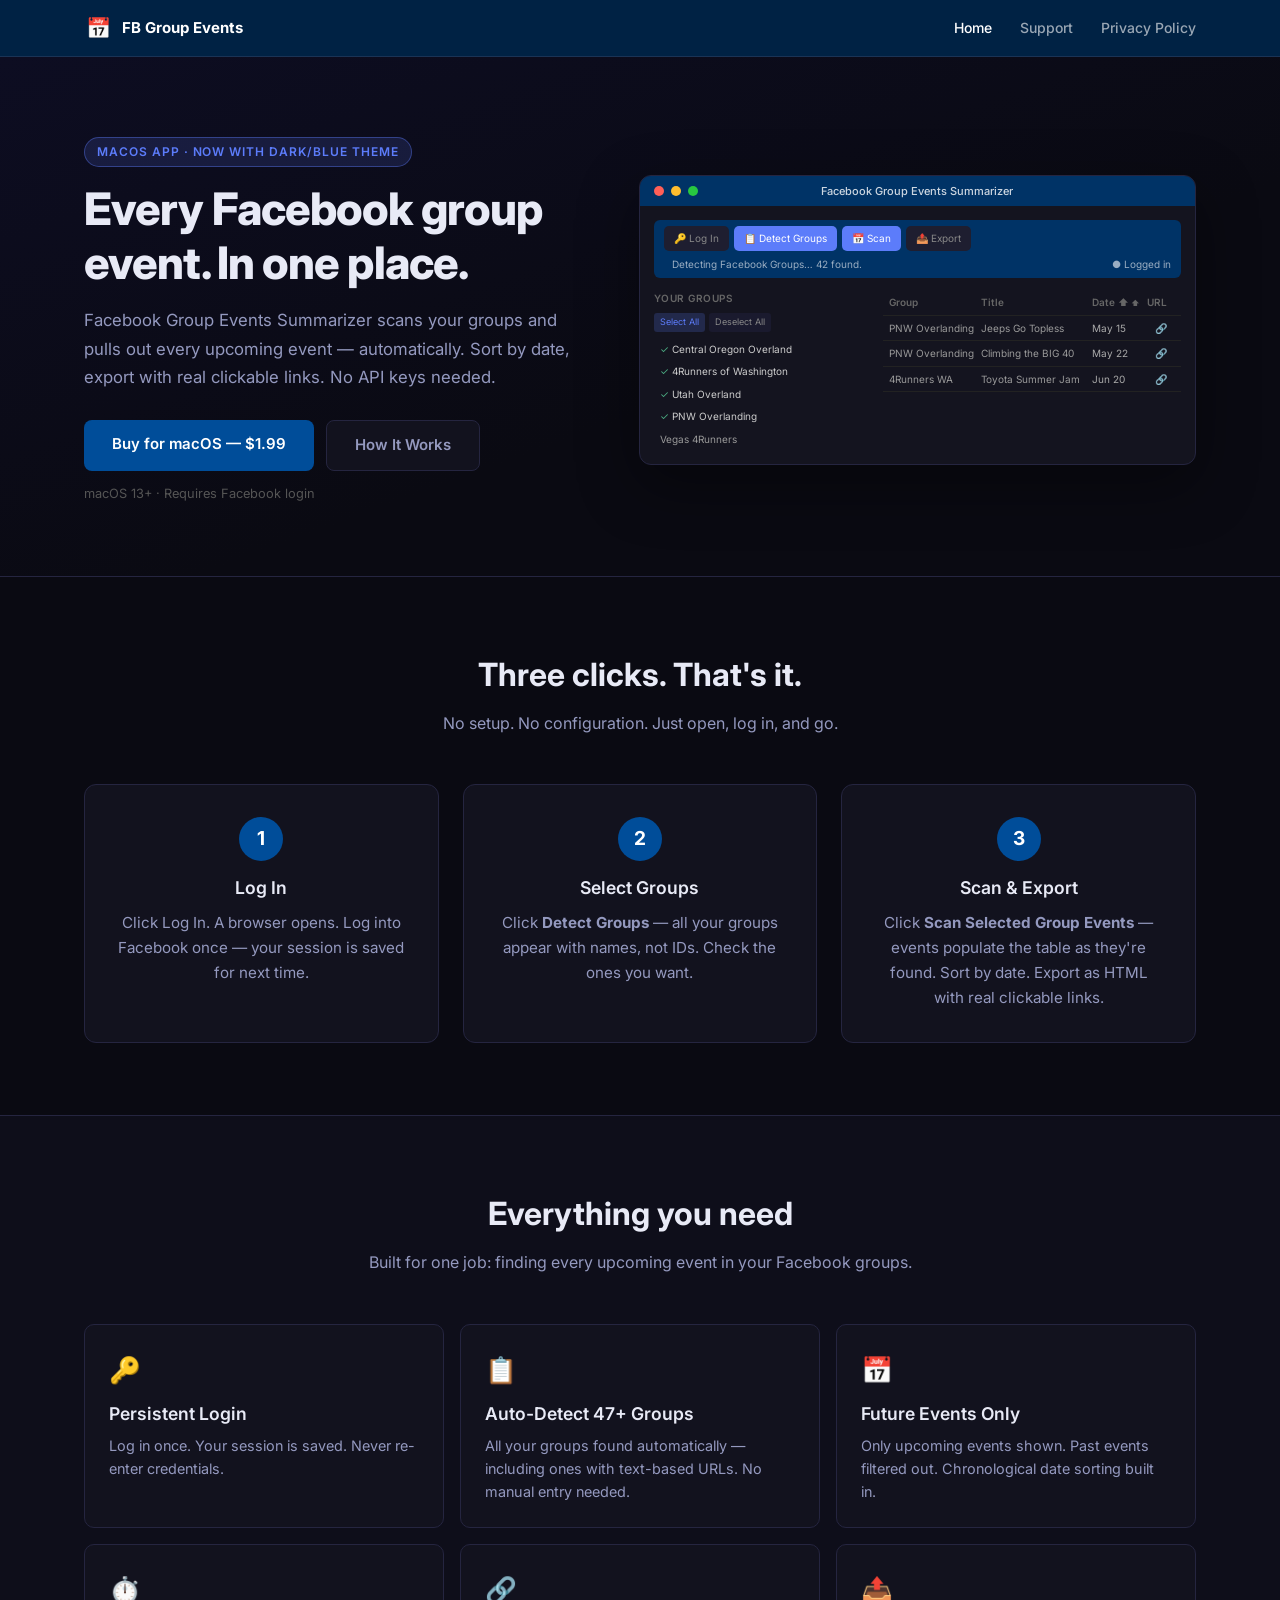
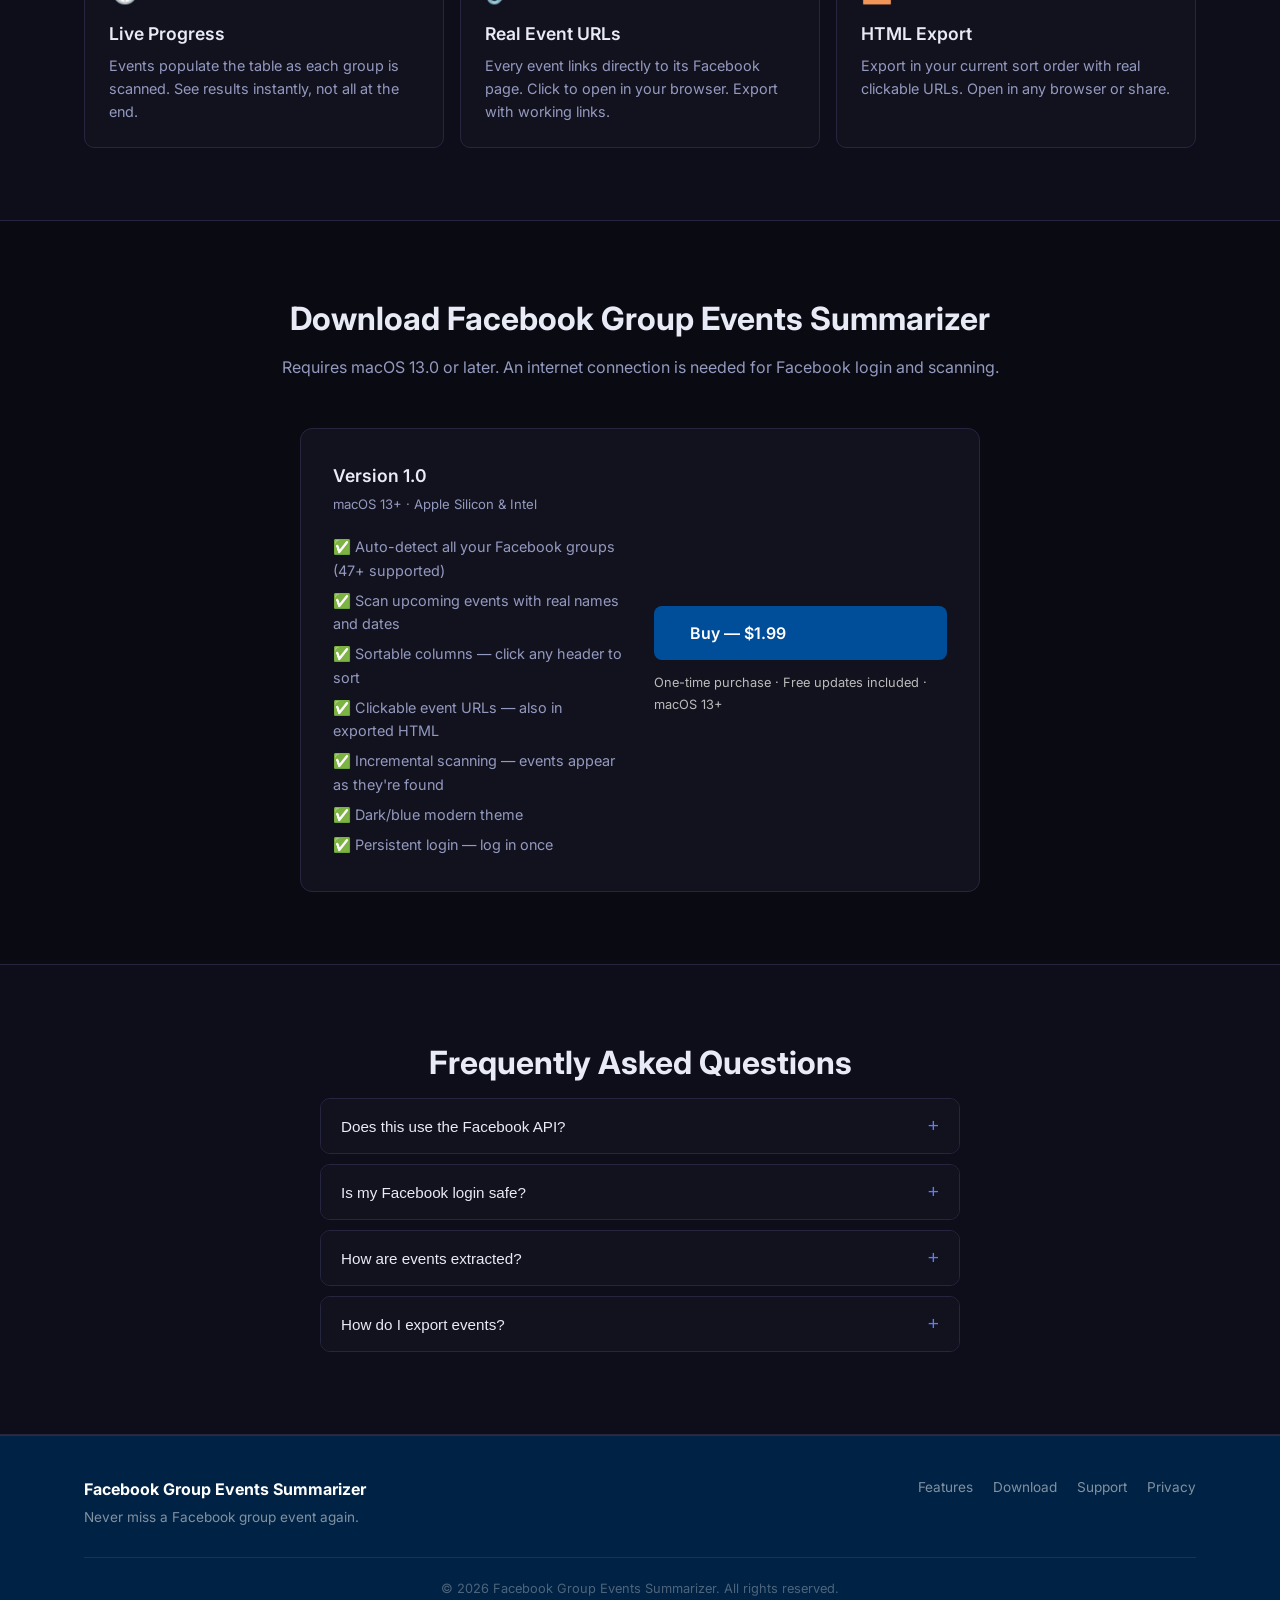
<file: index.html>
<!doctype html>
<html lang="en">
<head>
  <meta charset="UTF-8" />
  <meta name="viewport" content="width=device-width, initial-scale=1.0" />
  <title>Facebook Group Events Summarizer — Never Miss a Group Event</title>
  <meta name="description" content="Facebook Group Events Summarizer — a macOS app that scrapes upcoming events from your selected Facebook groups. Auto-detect groups, scan events, export with clickable links." />
  <link rel="preconnect" href="https://fonts.googleapis.com">
  <link rel="preconnect" href="https://fonts.gstatic.com" crossorigin>
  <link href="https://fonts.googleapis.com/css2?family=Inter:wght@400;500;600;700;800&display=swap" rel="stylesheet">
  <link rel="stylesheet" href="styles.css" />
</head>
<body>
  <nav class="site-nav">
    <div class="container nav-inner">
      <a href="index.html" class="nav-logo">
        <span class="nav-icon">📅</span>
        FB Group Events
      </a>
      <div class="nav-links">
        <a href="index.html" class="active">Home</a>
        <a href="support.html">Support</a>
        <a href="privacy.html">Privacy Policy</a>
      </div>
    </div>
  </nav>

  <!-- HERO -->
  <header class="hero">
    <div class="container">
      <div class="hero-inner">
        <div class="hero-text">
          <div class="badge">macOS App · Now with Dark/Blue Theme</div>
          <h1>Every Facebook group event. In one place.</h1>
          <p class="tagline">Facebook Group Events Summarizer scans your groups and pulls out every upcoming event — automatically. Sort by date, export with real clickable links. No API keys needed.</p>
          <div class="hero-cta">
            <a href="https://traverly6.gumroad.com/l/rnopj" class="btn-primary">Buy for macOS — $1.99</a>
            <a href="#how-it-works" class="btn-ghost">How It Works</a>
          </div>
          <p class="hero-footnote">macOS 13+ · Requires Facebook login</p>
        </div>
        <div class="hero-visual">
          <div class="mock-window">
            <div class="mock-bar new-theme">
              <span class="mock-dot"></span><span class="mock-dot"></span><span class="mock-dot"></span>
              <span class="mock-title">Facebook Group Events Summarizer</span>
            </div>
            <div class="mock-body">
              <div class="mock-toolbar new-theme">
                <span class="mock-tab">🔑 Log In</span>
                <span class="mock-tab active">📋 Detect Groups</span>
                <span class="mock-tab active">📅 Scan</span>
                <span class="mock-tab">📤 Export</span>
                <span class="mock-status">Detecting Facebook Groups… 42 found.</span>
                <span class="mock-user">● Logged in</span>
              </div>
              <div class="mock-main">
                <div class="mock-side">
                  <div class="mock-label">Your Groups</div>
                  <div class="mock-controls">
                    <span class="mock-control active">Select All</span>
                    <span class="mock-control">Deselect All</span>
                  </div>
                  <div class="mock-item checked">Central Oregon Overland</div>
                  <div class="mock-item checked">4Runners of Washington</div>
                  <div class="mock-item checked">Utah Overland</div>
                  <div class="mock-item checked">PNW Overlanding</div>
                  <div class="mock-item">Vegas 4Runners</div>
                </div>
                <div class="mock-grid">
                  <div class="mock-grid-row head"><span class="sort-by">Group</span><span class="sort-by">Title</span><span class="sort-by sort-asc">Date ⬆</span><span>URL</span></div>
                  <div class="mock-grid-row"><span>PNW Overlanding</span><span>Jeeps Go Topless</span><span class="date">May 15</span><span class="url">🔗</span></div>
                  <div class="mock-grid-row"><span>PNW Overlanding</span><span>Climbing the BIG 40</span><span class="date">May 22</span><span class="url">🔗</span></div>
                  <div class="mock-grid-row"><span>4Runners WA</span><span>Toyota Summer Jam</span><span class="date">Jun 20</span><span class="url">🔗</span></div>
                </div>
              </div>
            </div>
          </div>
        </div>
      </div>
    </div>
  </header>

  <!-- HOW IT WORKS -->
  <section class="section steps-section" id="how-it-works">
    <div class="container">
      <h2 class="section-title">Three clicks. That's it.</h2>
      <p class="section-sub">No setup. No configuration. Just open, log in, and go.</p>
      <div class="steps-grid">
        <div class="step-card">
          <div class="step-num">1</div>
          <h3>Log In</h3>
          <p>Click Log In. A browser opens. Log into Facebook once — your session is saved for next time.</p>
        </div>
        <div class="step-card">
          <div class="step-num">2</div>
          <h3>Select Groups</h3>
          <p>Click <strong>Detect Groups</strong> — all your groups appear with names, not IDs. Check the ones you want.</p>
        </div>
        <div class="step-card">
          <div class="step-num">3</div>
          <h3>Scan &amp; Export</h3>
          <p>Click <strong>Scan Selected Group Events</strong> — events populate the table as they're found. Sort by date. Export as HTML with real clickable links.</p>
        </div>
      </div>
    </div>
  </section>

  <!-- FEATURES -->
  <section class="section features-section" id="features">
    <div class="container">
      <h2 class="section-title">Everything you need</h2>
      <p class="section-sub">Built for one job: finding every upcoming event in your Facebook groups.</p>
      <div class="features-grid">
        <div class="feature-card"><span class="fi">🔑</span><h3>Persistent Login</h3><p>Log in once. Your session is saved. Never re-enter credentials.</p></div>
        <div class="feature-card"><span class="fi">📋</span><h3>Auto-Detect 47+ Groups</h3><p>All your groups found automatically — including ones with text-based URLs. No manual entry needed.</p></div>
        <div class="feature-card"><span class="fi">📅</span><h3>Future Events Only</h3><p>Only upcoming events shown. Past events filtered out. Chronological date sorting built in.</p></div>
        <div class="feature-card"><span class="fi">⏱️</span><h3>Live Progress</h3><p>Events populate the table as each group is scanned. See results instantly, not all at the end.</p></div>
        <div class="feature-card"><span class="fi">🔗</span><h3>Real Event URLs</h3><p>Every event links directly to its Facebook page. Click to open in your browser. Export with working links.</p></div>
        <div class="feature-card"><span class="fi">📤</span><h3>HTML Export</h3><p>Export in your current sort order with real clickable URLs. Open in any browser or share.</p></div>
      </div>
    </div>
  </section>

  <!-- DOWNLOAD -->
  <section class="section download-section" id="download">
    <div class="container">
      <h2 class="section-title">Download Facebook Group Events Summarizer</h2>
      <p class="section-sub">Requires macOS 13.0 or later. An internet connection is needed for Facebook login and scanning.</p>
      <div class="download-card">
        <div class="dc-left">
          <h3>Version 1.0</h3>
          <p class="dc-meta">macOS 13+ · Apple Silicon &amp; Intel</p>
          <ul class="dc-list">
            <li>✅ Auto-detect all your Facebook groups (47+ supported)</li>
            <li>✅ Scan upcoming events with real names and dates</li>
            <li>✅ Sortable columns — click any header to sort</li>
            <li>✅ Clickable event URLs — also in exported HTML</li>
            <li>✅ Incremental scanning — events appear as they're found</li>
            <li>✅ Dark/blue modern theme</li>
            <li>✅ Persistent login &mdash; log in once</li>
          </ul>
        </div>
        <div class="dc-right">
          <a href="https://traverly6.gumroad.com/l/rnopj" class="btn-primary btn-lg">Buy — $1.99</a>
          <p class="dc-note">One-time purchase &middot; Free updates included &middot; macOS 13+</p>
        </div>
      </div>
    </div>
  </section>

  <!-- FAQ -->
  <section class="section faq-section" id="faq">
    <div class="container">
      <h2 class="section-title">Frequently Asked Questions</h2>
      <div class="faq-list">
        <div class="faq-item">
          <button class="faq-q">Does this use the Facebook API? <span>+</span></button>
          <div class="faq-a"><p>No. Facebook removed the group events API years ago. This app uses browser automation (WKWebView) to extract the events you can already see — it just saves you the scrolling. No API key needed.</p></div>
        </div>
        <div class="faq-item">
          <button class="faq-q">Is my Facebook login safe? <span>+</span></button>
          <div class="faq-a"><p>Yes. Your session is stored locally on your Mac. Nothing is sent anywhere — the app runs entirely on your Mac. You can log out from the Log In button.</p></div>
        </div>
        <div class="faq-item">
          <button class="faq-q">How are events extracted? <span>+</span></button>
          <div class="faq-a"><p>The app navigates to each group's events page, reads the visible text to find dates and titles, then pairs them with real event URLs from the page's links. No scraping or cheating.</p></div>
        </div>
        <div class="faq-item">
          <button class="faq-q">How do I export events? <span>+</span></button>
          <div class="faq-a"><p>Click Export and save an HTML file. Open it in any browser — every event title is a clickable link to the Facebook event page.</p></div>
        </div>
      </div>
    </div>
  </section>

  <footer class="site-footer">
    <div class="container">
      <div class="footer-inner">
        <div class="footer-brand">
          <strong>Facebook Group Events Summarizer</strong>
          <p>Never miss a Facebook group event again.</p>
        </div>
        <div class="footer-links">
          <a href="index.html#features">Features</a>
          <a href="index.html#download">Download</a>
          <a href="support.html">Support</a>
          <a href="privacy.html">Privacy</a>
        </div>
      </div>
      <div class="footer-bottom">
        <p>&copy; 2026 Facebook Group Events Summarizer. All rights reserved.</p>
      </div>
    </div>
  </footer>

  <script src="script.js"></script>
</body>
</html>
</file>
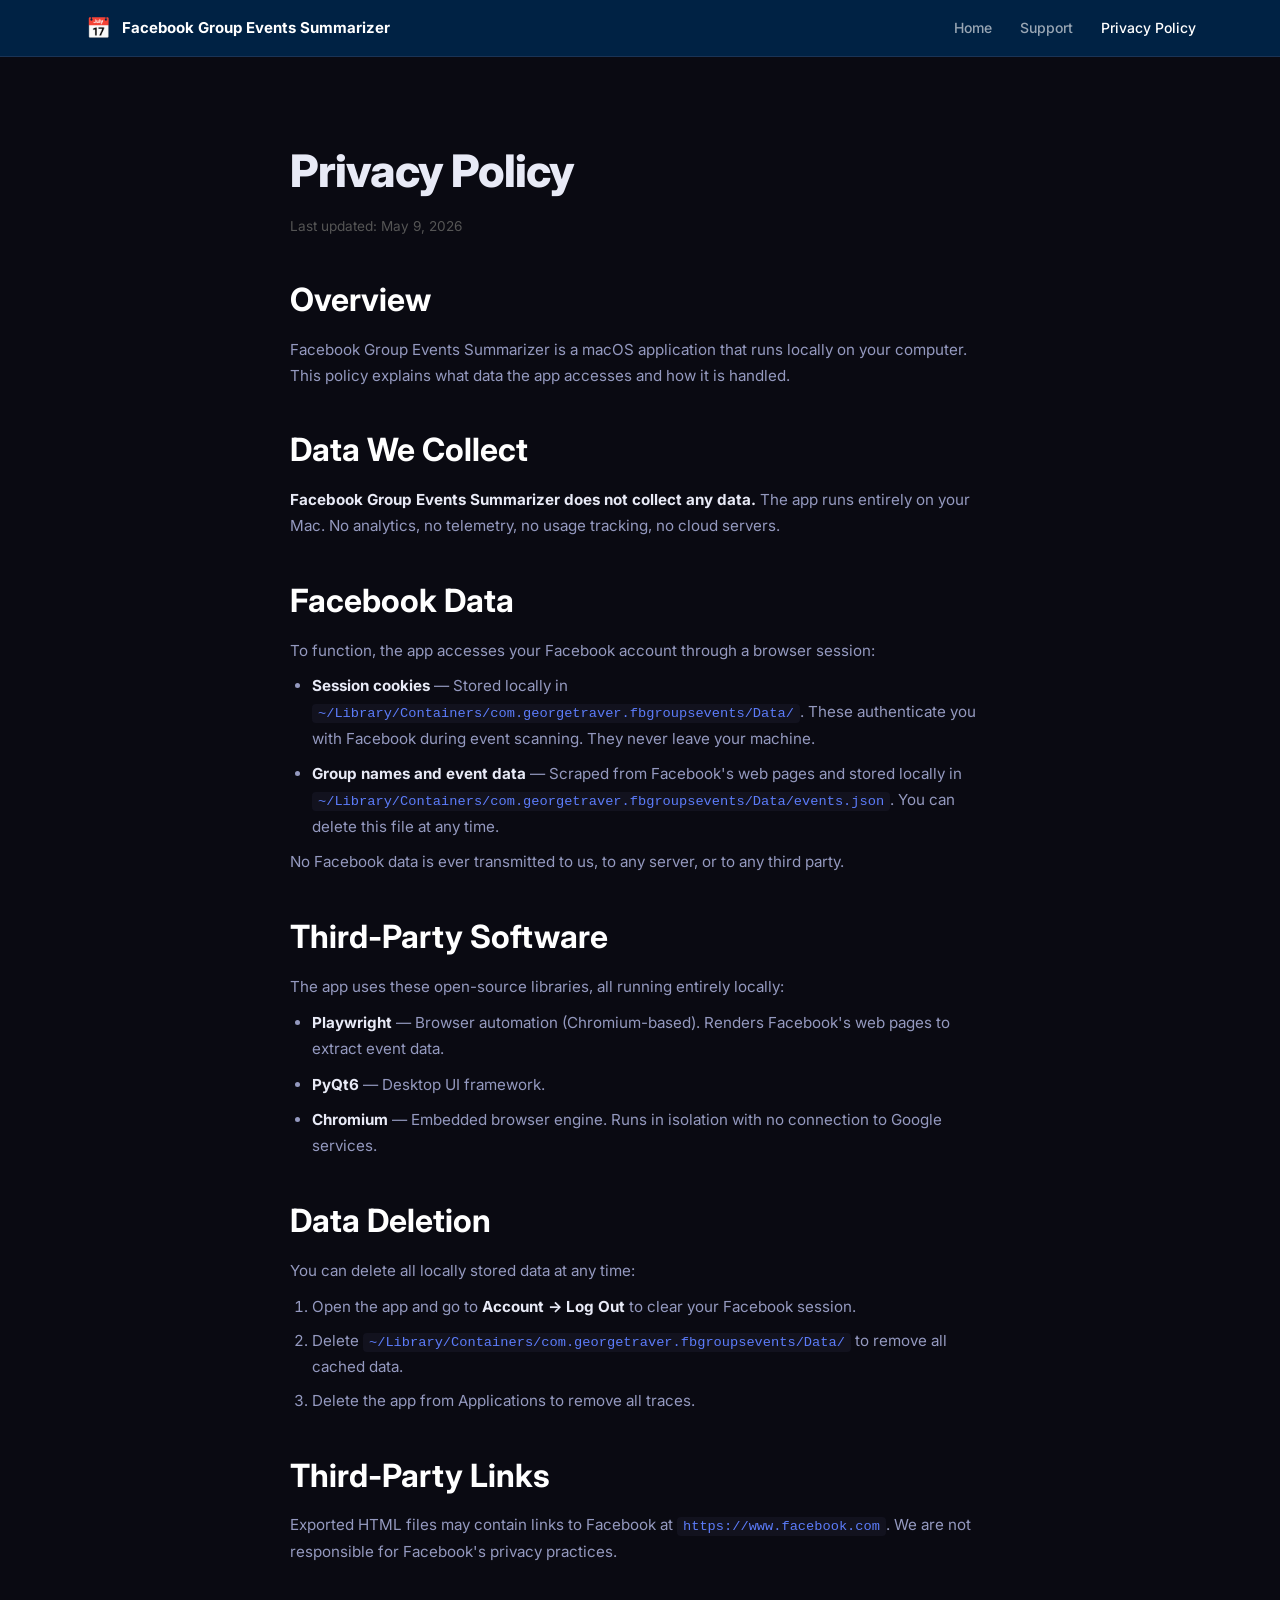
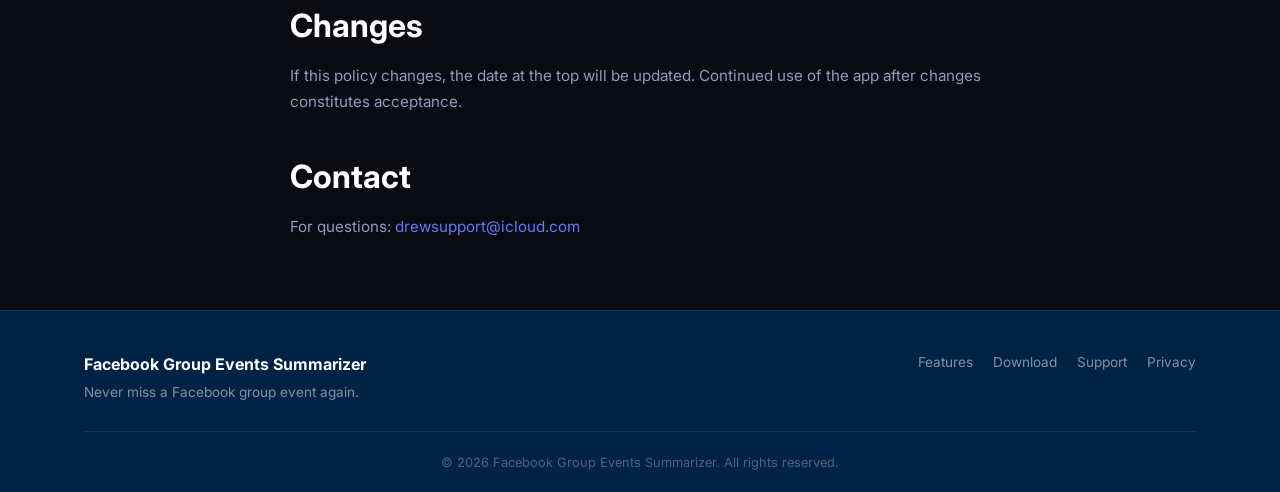
<file: privacy.html>
<!doctype html>
<html lang="en">
<head>
  <meta charset="UTF-8" />
  <meta name="viewport" content="width=device-width, initial-scale=1.0" />
  <title>Privacy Policy — Facebook Group Events Summarizer</title>
  <meta name="description" content="Privacy Policy for Facebook Group Events Summarizer — a macOS app for scraping Facebook group events." />
  <link rel="preconnect" href="https://fonts.googleapis.com">
  <link rel="preconnect" href="https://fonts.gstatic.com" crossorigin>
  <link href="https://fonts.googleapis.com/css2?family=Inter:wght@400;500;600;700;800&display=swap" rel="stylesheet">
  <link rel="stylesheet" href="styles.css" />
</head>
<body>
  <nav class="site-nav">
    <div class="container nav-inner">
      <a href="index.html" class="nav-logo">
        <span class="nav-icon">📅</span>
        Facebook Group Events Summarizer
      </a>
      <div class="nav-links">
        <a href="index.html">Home</a>
        <a href="support.html">Support</a>
        <a href="privacy.html" class="active">Privacy Policy</a>
      </div>
    </div>
  </nav>

  <main class="page-content">
    <h1>Privacy Policy</h1>
    <p class="updated">Last updated: May 9, 2026</p>

    <h2>Overview</h2>
    <p>Facebook Group Events Summarizer is a macOS application that runs locally on your computer. This policy explains what data the app accesses and how it is handled.</p>

    <h2>Data We Collect</h2>
    <p><strong>Facebook Group Events Summarizer does not collect any data.</strong> The app runs entirely on your Mac. No analytics, no telemetry, no usage tracking, no cloud servers.</p>

    <h2>Facebook Data</h2>
    <p>To function, the app accesses your Facebook account through a browser session:</p>
    <ul>
      <li><strong>Session cookies</strong> — Stored locally in <code>~/Library/Containers/com.georgetraver.fbgroupsevents/Data/</code>. These authenticate you with Facebook during event scanning. They never leave your machine.</li>
      <li><strong>Group names and event data</strong> — Scraped from Facebook's web pages and stored locally in <code>~/Library/Containers/com.georgetraver.fbgroupsevents/Data/events.json</code>. You can delete this file at any time.</li>
    </ul>
    <p>No Facebook data is ever transmitted to us, to any server, or to any third party.</p>

    <h2>Third-Party Software</h2>
    <p>The app uses these open-source libraries, all running entirely locally:</p>
    <ul>
      <li><strong>Playwright</strong> — Browser automation (Chromium-based). Renders Facebook's web pages to extract event data.</li>
      <li><strong>PyQt6</strong> — Desktop UI framework.</li>
      <li><strong>Chromium</strong> — Embedded browser engine. Runs in isolation with no connection to Google services.</li>
    </ul>

    <h2>Data Deletion</h2>
    <p>You can delete all locally stored data at any time:</p>
    <ol>
      <li>Open the app and go to <strong>Account → Log Out</strong> to clear your Facebook session.</li>
      <li>Delete <code>~/Library/Containers/com.georgetraver.fbgroupsevents/Data/</code> to remove all cached data.</li>
      <li>Delete the app from Applications to remove all traces.</li>
    </ol>

    <h2>Third-Party Links</h2>
    <p>Exported HTML files may contain links to Facebook at <code>https://www.facebook.com</code>. We are not responsible for Facebook's privacy practices.</p>

    <h2>Changes</h2>
    <p>If this policy changes, the date at the top will be updated. Continued use of the app after changes constitutes acceptance.</p>

    <h2>Contact</h2>
    <p>For questions: <a href="mailto:drewsupport@icloud.com">drewsupport@icloud.com</a></p>
  </main>

  <footer class="site-footer">
    <div class="container">
      <div class="footer-inner">
        <div class="footer-brand"><strong>Facebook Group Events Summarizer</strong><p>Never miss a Facebook group event again.</p></div>
        <div class="footer-links">
          <a href="index.html#features">Features</a>
          <a href="index.html#download">Download</a>
          <a href="support.html">Support</a>
          <a href="privacy.html">Privacy</a>
        </div>
      </div>
      <div class="footer-bottom"><p>&copy; 2026 Facebook Group Events Summarizer. All rights reserved.</p></div>
    </div>
  </footer>
</body>
</html>
</file>
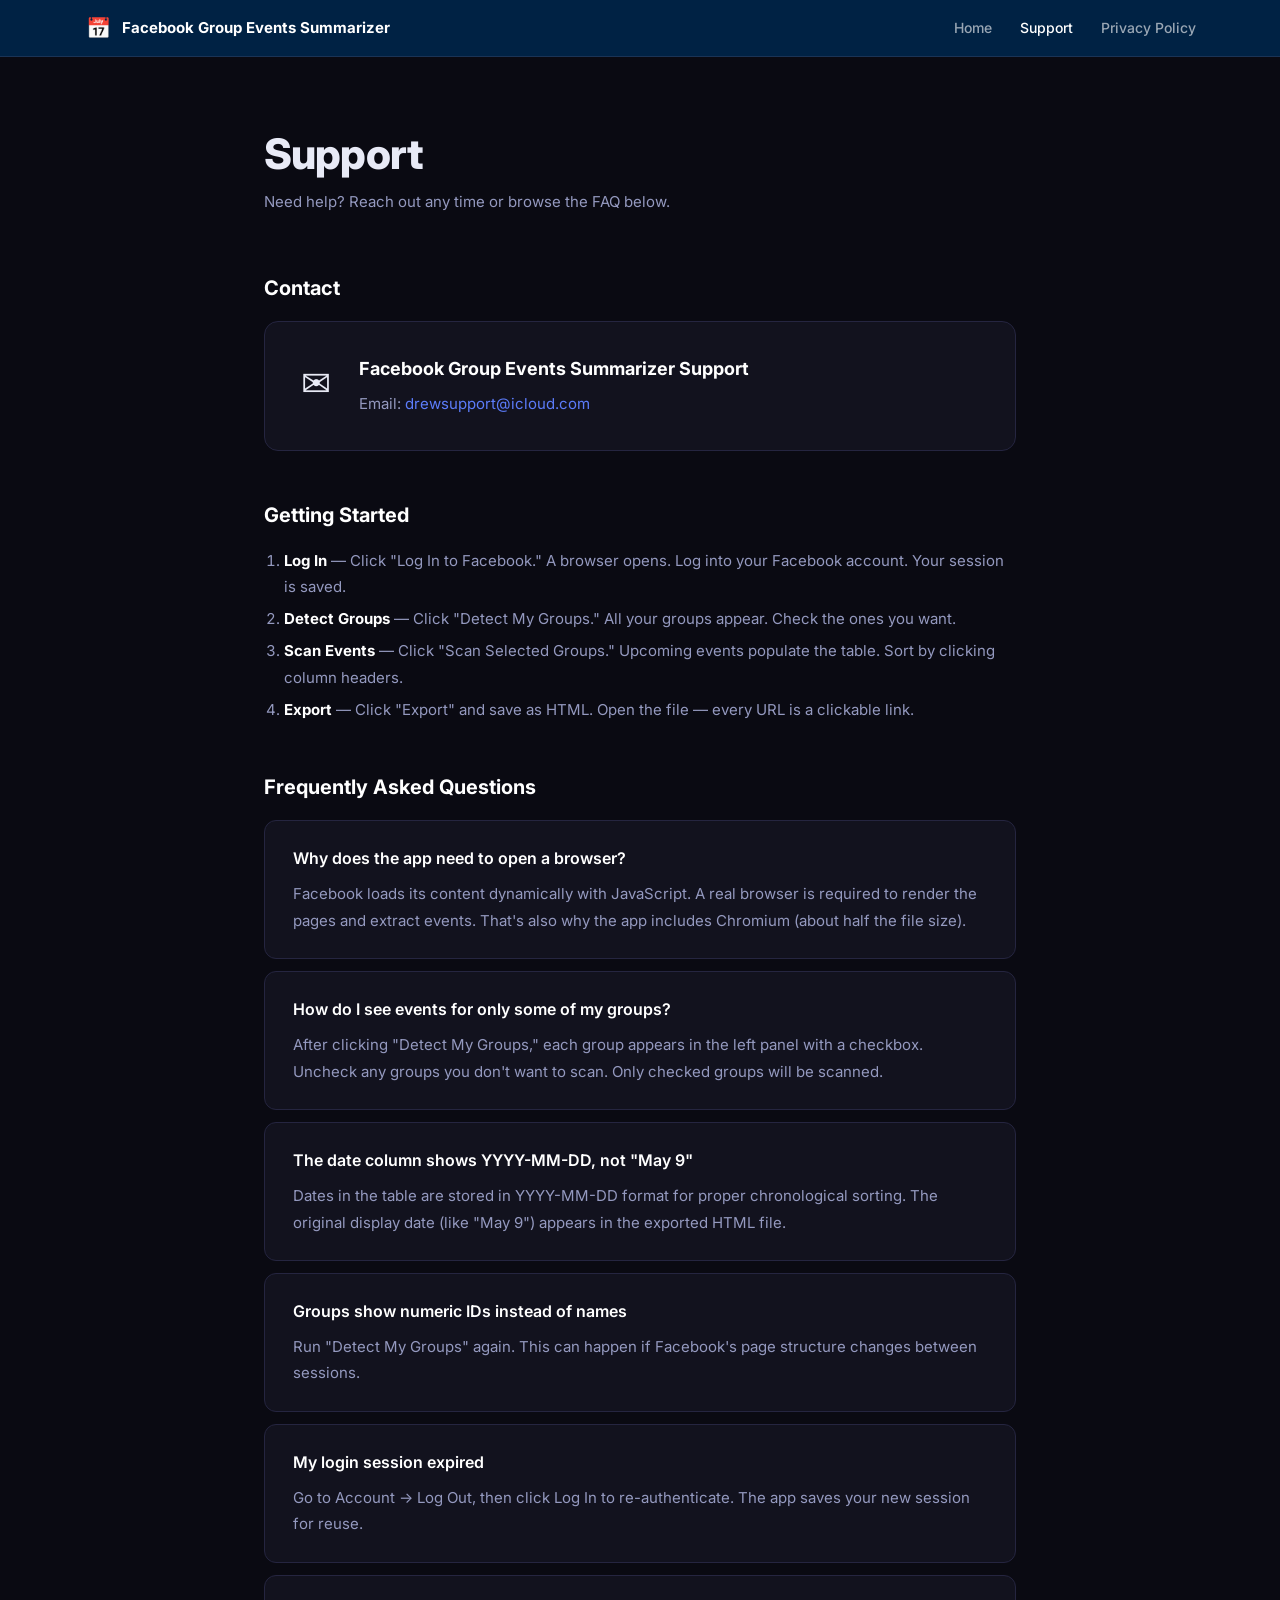
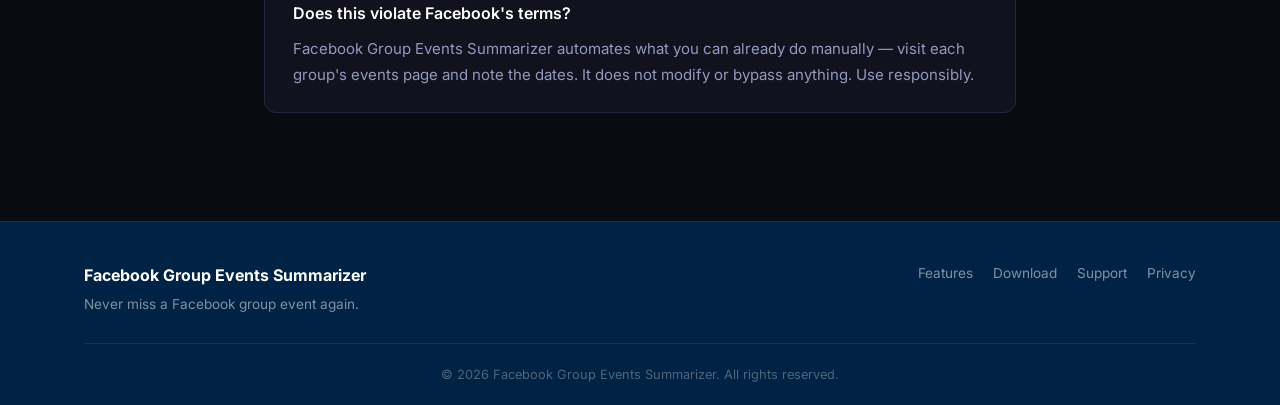
<file: support.html>
<!doctype html>
<html lang="en">
<head>
  <meta charset="UTF-8" />
  <meta name="viewport" content="width=device-width, initial-scale=1.0" />
  <title>Support — Facebook Group Events Summarizer</title>
  <meta name="description" content="Get help with Facebook Group Events Summarizer — a macOS app for scraping Facebook group events." />
  <link rel="preconnect" href="https://fonts.googleapis.com">
  <link rel="preconnect" href="https://fonts.gstatic.com" crossorigin>
  <link href="https://fonts.googleapis.com/css2?family=Inter:wght@400;500;600;700;800&display=swap" rel="stylesheet">
  <link rel="stylesheet" href="styles.css" />
  <style>
    .support-body { max-width: 800px; margin: 0 auto; padding: 72px 24px 96px; }
    .support-body h1 { font-size: clamp(28px, 4vw, 42px); font-weight: 800; letter-spacing: -0.02em; margin-bottom: 10px; }
    .support-sub { font-size: 17px; color: var(--muted); margin-bottom: 56px; }
    .support-body h2 { font-size: 20px; font-weight: 700; margin: 48px 0 16px; color: #fff; }
    .support-body p, .support-body li { font-size: 15px; color: var(--muted); line-height: 1.75; }
    .support-body ul, .support-body ol { margin: 0 0 16px 20px; }
    .support-body ul li, .support-body ol li { margin-bottom: 6px; }
    .support-body ol li strong { color: #fff; }
    .contact-card { background: var(--panel); border: 1px solid var(--border); border-radius: 14px; padding: 32px 36px; margin-top: 16px; display: flex; align-items: flex-start; gap: 28px; }
    .contact-icon { font-size: 36px; flex-shrink: 0; }
    .contact-info h3 { font-size: 18px; font-weight: 700; margin-bottom: 8px; color: #fff; }
    .faq-item { background: var(--panel); border: 1px solid var(--border); border-radius: 12px; padding: 24px 28px; margin-bottom: 12px; }
    .faq-item h3 { font-size: 16px; font-weight: 600; color: #fff; margin-bottom: 10px; }
    .faq-item p { margin: 0; }
  </style>
</head>
<body>
  <nav class="site-nav">
    <div class="container nav-inner">
      <a href="index.html" class="nav-logo">
        <span class="nav-icon">📅</span>
        Facebook Group Events Summarizer
      </a>
      <div class="nav-links">
        <a href="index.html">Home</a>
        <a href="support.html" class="active">Support</a>
        <a href="privacy.html">Privacy Policy</a>
      </div>
    </div>
  </nav>

  <main class="support-body">
    <h1>Support</h1>
    <p class="support-sub">Need help? Reach out any time or browse the FAQ below.</p>

    <h2>Contact</h2>
    <div class="contact-card">
      <div class="contact-icon">✉️</div>
      <div class="contact-info">
        <h3>Facebook Group Events Summarizer Support</h3>
        <p>Email: <a href="mailto:drewsupport@icloud.com">drewsupport@icloud.com</a></p>
      </div>
    </div>

    <h2>Getting Started</h2>
    <ol>
      <li><strong>Log In</strong> — Click "Log In to Facebook." A browser opens. Log into your Facebook account. Your session is saved.</li>
      <li><strong>Detect Groups</strong> — Click "Detect My Groups." All your groups appear. Check the ones you want.</li>
      <li><strong>Scan Events</strong> — Click "Scan Selected Groups." Upcoming events populate the table. Sort by clicking column headers.</li>
      <li><strong>Export</strong> — Click "Export" and save as HTML. Open the file — every URL is a clickable link.</li>
    </ol>

    <h2>Frequently Asked Questions</h2>

    <div class="faq-item">
      <h3>Why does the app need to open a browser?</h3>
      <p>Facebook loads its content dynamically with JavaScript. A real browser is required to render the pages and extract events. That's also why the app includes Chromium (about half the file size).</p>
    </div>

    <div class="faq-item">
      <h3>How do I see events for only some of my groups?</h3>
      <p>After clicking "Detect My Groups," each group appears in the left panel with a checkbox. Uncheck any groups you don't want to scan. Only checked groups will be scanned.</p>
    </div>

    <div class="faq-item">
      <h3>The date column shows YYYY-MM-DD, not "May 9"</h3>
      <p>Dates in the table are stored in YYYY-MM-DD format for proper chronological sorting. The original display date (like "May 9") appears in the exported HTML file.</p>
    </div>

    <div class="faq-item">
      <h3>Groups show numeric IDs instead of names</h3>
      <p>Run "Detect My Groups" again. This can happen if Facebook's page structure changes between sessions.</p>
    </div>

    <div class="faq-item">
      <h3>My login session expired</h3>
      <p>Go to Account → Log Out, then click Log In to re-authenticate. The app saves your new session for reuse.</p>
    </div>

    <div class="faq-item">
      <h3>Does this violate Facebook's terms?</h3>
      <p>Facebook Group Events Summarizer automates what you can already do manually — visit each group's events page and note the dates. It does not modify or bypass anything. Use responsibly.</p>
    </div>
  </main>

  <footer class="site-footer">
    <div class="container">
      <div class="footer-inner">
        <div class="footer-brand"><strong>Facebook Group Events Summarizer</strong><p>Never miss a Facebook group event again.</p></div>
        <div class="footer-links">
          <a href="index.html#features">Features</a>
          <a href="index.html#download">Download</a>
          <a href="support.html">Support</a>
          <a href="privacy.html">Privacy</a>
        </div>
      </div>
      <div class="footer-bottom"><p>&copy; 2026 Facebook Group Events Summarizer. All rights reserved.</p></div>
    </div>
  </footer>
</body>
</html>
</file>
<file: styles.css>
:root {
  --bg: #0a0a12;
  --panel: #12121e;
  --panel2: #0e0e1a;
  --text: #e8eaf6;
  --muted: #9499bf;
  --border: #252540;
  --accent: #004d99;
  --accent-hover: #0066cc;
  --green: #4caf84;
  --toolbar-bg: #003366;
  --toolbar-text: #ffffff;
}

* { box-sizing: border-box; margin: 0; padding: 0; }
body {
  font-family: Inter, system-ui, -apple-system, sans-serif;
  background: var(--bg);
  color: var(--text);
  line-height: 1.65;
}
a { color: #5c7cfa; text-decoration: none; }
a:hover { color: #7c96ff; }
img { max-width: 100%; }
code { background: var(--panel); padding: 2px 6px; border-radius: 4px; font-size: 0.9em; color: #5c7cfa; }
.container { max-width: 1160px; margin: 0 auto; padding: 0 24px; }
h1 { font-size: clamp(1.8rem, 4vw, 2.8rem); font-weight: 800; line-height: 1.2; letter-spacing: -0.02em; margin-bottom: 16px; }
h2 { font-size: clamp(1.4rem, 3vw, 2rem); font-weight: 700; }
h3 { font-size: 1.1rem; font-weight: 600; }

/* ── NAV ── */
.site-nav { background: #002244; border-bottom: 1px solid #1a3355; position: sticky; top: 0; z-index: 100; }
.nav-inner { display: flex; align-items: center; justify-content: space-between; height: 56px; }
.nav-logo { display: flex; align-items: center; gap: 10px; font-size: 15px; font-weight: 700; color: #fff; }
.nav-logo:hover { color: #7c96ff; }
.nav-icon { width: 28px; height: 28px; border-radius: 7px; font-size: 20px; line-height: 28px; text-align: center; }
.nav-links { display: flex; gap: 28px; }
.nav-links a { font-size: 14px; font-weight: 500; color: rgba(255,255,255,0.6); transition: color 0.2s; }
.nav-links a:hover, .nav-links a.active { color: #fff; }

/* ── HERO ── */
.hero { padding: 80px 0 72px; background: linear-gradient(160deg, #0d0d22 0%, #0a0a12 60%); border-bottom: 1px solid var(--border); }
.hero-inner { display: flex; align-items: center; gap: 48px; }
.hero-text { flex: 1; min-width: 0; }
.badge { display: inline-block; background: rgba(92,124,250,0.15); border: 1px solid rgba(92,124,250,0.4); color: #5c7cfa; font-size: 12px; font-weight: 600; letter-spacing: 0.08em; text-transform: uppercase; border-radius: 20px; padding: 4px 12px; margin-bottom: 16px; }
.tagline { font-size: 1.05rem; color: var(--muted); margin-bottom: 28px; max-width: 520px; line-height: 1.7; }
.hero-cta { display: flex; gap: 12px; flex-wrap: wrap; margin-bottom: 12px; }
.hero-footnote { font-size: 0.8rem; color: #555; }

.btn-primary { display: inline-block; padding: 12px 28px; border-radius: 8px; font-weight: 600; font-size: 15px; background: var(--accent); color: #fff; transition: background 0.2s; border: none; cursor: pointer; }
.btn-primary:hover { background: var(--accent-hover); color: #fff; }
.btn-ghost { display: inline-block; padding: 12px 28px; border-radius: 8px; font-weight: 600; font-size: 15px; background: var(--panel); color: var(--muted); border: 1px solid var(--border); transition: all 0.2s; }
.btn-ghost:hover { background: var(--panel2); color: #fff; }
.btn-lg { padding: 14px 36px; font-size: 16px; }

/* ── Mock Window ── */
.hero-visual { flex: 1.1; min-width: 0; }
.mock-window { background: #14141f; border-radius: 12px; border: 1px solid var(--border); overflow: hidden; box-shadow: 0 20px 60px rgba(0,0,0,0.4); }
.mock-bar { display: flex; align-items: center; gap: 7px; padding: 10px 14px; background: #1a1a28; position: relative; }
.mock-bar.new-theme { background: #003366; }
.mock-bar.new-theme .mock-title { color: rgba(255,255,255,0.8); }
.mock-dot { width: 10px; height: 10px; border-radius: 50%; background: #555; }
.mock-dot:nth-child(1) { background: #ff5f57; }
.mock-dot:nth-child(2) { background: #ffbd2e; }
.mock-dot:nth-child(3) { background: #28c840; }
.mock-title { position: absolute; left: 50%; transform: translateX(-50%); font-size: 11px; color: #666; font-weight: 500; }
.mock-body { padding: 14px; }
.mock-toolbar { display: flex; gap: 5px; margin-bottom: 12px; flex-wrap: wrap; align-items: center; }
.mock-toolbar.new-theme { background: #003366; border-radius: 6px; padding: 6px 10px; margin: 0 0 12px; }
.mock-tab { padding: 4px 10px; background: #1e1e30; border-radius: 5px; font-size: 10px; color: #888; }
.mock-tab.active { background: #5c7cfa; color: #fff; }
.mock-status { font-size: 10px; color: rgba(255,255,255,0.6); margin-left: 8px; }
.mock-user { font-size: 10px; color: rgba(255,255,255,0.6); margin-left: auto; }
.mock-main { display: grid; grid-template-columns: 1.1fr 1.5fr; gap: 10px; }
.mock-label { font-size: 10px; color: #666; font-weight: 600; text-transform: uppercase; letter-spacing: 0.05em; margin-bottom: 6px; }
.mock-controls { display: flex; gap: 4px; margin-bottom: 6px; }
.mock-control { font-size: 9px; padding: 2px 6px; border-radius: 3px; background: #1a1a2e; color: #888; cursor: default; }
.mock-control.active { background: rgba(92,124,250,0.2); color: #5c7cfa; }
.mock-item { font-size: 10px; color: #999; padding: 3px 6px; border-radius: 3px; }
.mock-item.checked { color: #ccc; }
.mock-item.checked::before { content: "✓ "; color: var(--green); }
.sort-by { cursor: pointer; }
.sort-by.sort-asc::after { content: " ⬆"; font-size: 8px; }
.mock-grid-row { display: grid; grid-template-columns: 1fr 1.2fr 0.6fr 0.3fr; padding: 4px 6px; font-size: 10px; color: #999; border-bottom: 1px solid #222; }
.mock-grid-row.head { color: #666; font-weight: 600; }
.mock-grid-row .date { color: #aaa; }
.mock-grid-row .url { color: #5c7cfa; text-align: center; }

/* ── Sections ── */
.section { padding: 72px 0; border-bottom: 1px solid var(--border); }
.section-title { text-align: center; margin-bottom: 8px; }
.section-sub { text-align: center; color: var(--muted); margin-bottom: 48px; font-size: 1rem; }

/* ── Steps ── */
.steps-section { background: var(--bg); }
.steps-grid { display: grid; grid-template-columns: repeat(3, 1fr); gap: 24px; }
.step-card { background: var(--panel); border: 1px solid var(--border); border-radius: 12px; padding: 32px; text-align: center; }
.step-num { display: inline-flex; align-items: center; justify-content: center; width: 44px; height: 44px; border-radius: 50%; background: #004d99; color: #fff; font-size: 1.2rem; font-weight: 700; margin-bottom: 12px; }
.step-card h3 { margin-bottom: 8px; }
.step-card p { color: var(--muted); font-size: 0.95rem; }

/* ── Features ── */
.features-section { background: var(--panel2); }
.features-grid { display: grid; grid-template-columns: repeat(3, 1fr); gap: 16px; }
.feature-card { background: var(--panel); border: 1px solid var(--border); border-radius: 10px; padding: 24px; }
.fi { font-size: 1.6rem; display: block; margin-bottom: 8px; }
.feature-card h3 { margin-bottom: 6px; }
.feature-card p { color: var(--muted); font-size: 0.9rem; line-height: 1.6; }

/* ── Download ── */
.download-section { background: var(--bg); }
.download-card { max-width: 680px; margin: 0 auto; background: var(--panel); border: 1px solid var(--border); border-radius: 12px; padding: 32px; display: grid; grid-template-columns: 1fr 1fr; gap: 28px; }
.dc-left h3 { margin-bottom: 4px; }
.dc-meta { font-size: 0.82rem; color: var(--muted); margin-bottom: 16px; }
.dc-list { list-style: none; }
.dc-list li { padding: 3px 0; font-size: 0.9rem; color: var(--muted); }
.dc-right { display: flex; flex-direction: column; justify-content: center; gap: 12px; }
.dc-note { font-size: 0.8rem; color: #bbb; }

/* ── FAQ ── */
.faq-section { background: var(--panel2); }
.faq-list { max-width: 640px; margin: 0 auto; }
.faq-item { border: 1px solid var(--border); border-radius: 10px; margin-bottom: 10px; overflow: hidden; }
.faq-q { width: 100%; padding: 16px 20px; text-align: left; background: var(--panel); border: none; font-size: 0.95rem; font-weight: 500; cursor: pointer; color: var(--text); display: flex; justify-content: space-between; align-items: center; }
.faq-q span { font-size: 1.2rem; color: #5c7cfa; transition: transform 0.2s; }
.faq-q.open span { transform: rotate(45deg); }
.faq-a { max-height: 0; overflow: hidden; transition: max-height 0.3s ease; }
.faq-item.open .faq-a { max-height: 300px; padding: 0 20px 16px; }
.faq-a p { color: var(--muted); font-size: 0.9rem; }

/* ── Footer ── */
.site-footer { background: #002244; padding: 40px 0 20px; border-top: 1px solid #1a3355; }
.footer-inner { display: flex; justify-content: space-between; align-items: flex-start; margin-bottom: 28px; gap: 32px; }
.footer-brand strong { font-size: 1rem; color: #fff; display: block; margin-bottom: 4px; }
.footer-brand p { font-size: 0.85rem; color: rgba(255,255,255,0.5); }
.footer-links { display: flex; gap: 20px; }
.footer-links a { font-size: 0.85rem; color: rgba(255,255,255,0.5); }
.footer-links a:hover { color: #fff; }
.footer-bottom { border-top: 1px solid #1a3355; padding-top: 20px; text-align: center; font-size: 0.8rem; color: rgba(255,255,255,0.3); }

/* ── Page Content (support/privacy) ── */
.page-content { padding-top: 88px; padding-bottom: 60px; max-width: 700px; margin: 0 auto; }
.page-content h1 { margin-bottom: 16px; }
.page-content h2 { margin: 36px 0 10px; color: #fff; }
.page-content h3 { margin: 24px 0 6px; font-size: 1rem; }
.page-content p, .page-content li { color: var(--muted); margin-bottom: 10px; font-size: 0.95rem; line-height: 1.7; }
.page-content ul, .page-content ol { padding-left: 22px; }
.page-content .back-link { display: inline-block; margin-bottom: 20px; color: #5c7cfa; font-weight: 500; font-size: 0.9rem; }
.page-content .updated { color: #555; font-size: 0.85rem; margin-bottom: 28px; }
.page-content strong { color: var(--text); }
.page-content ol li { margin-bottom: 8px; }

/* ── Responsive ── */
@media (max-width: 860px) {
  .hero-inner { flex-direction: column; }
  .hero-text { text-align: center; }
  .hero-cta { justify-content: center; }
  .tagline { margin: 0 auto 28px; }
  .steps-grid { grid-template-columns: 1fr; max-width: 400px; margin: 0 auto; }
  .features-grid { grid-template-columns: 1fr 1fr; }
  .download-card { grid-template-columns: 1fr; }
  .mock-main { grid-template-columns: 1fr; }
}
@media (max-width: 600px) {
  .nav-links { gap: 16px; }
  .hero { padding: 60px 0 48px; }
  .section { padding: 48px 0; }
  .features-grid { grid-template-columns: 1fr; }
  .footer-inner { flex-direction: column; gap: 16px; }
}
</file>
